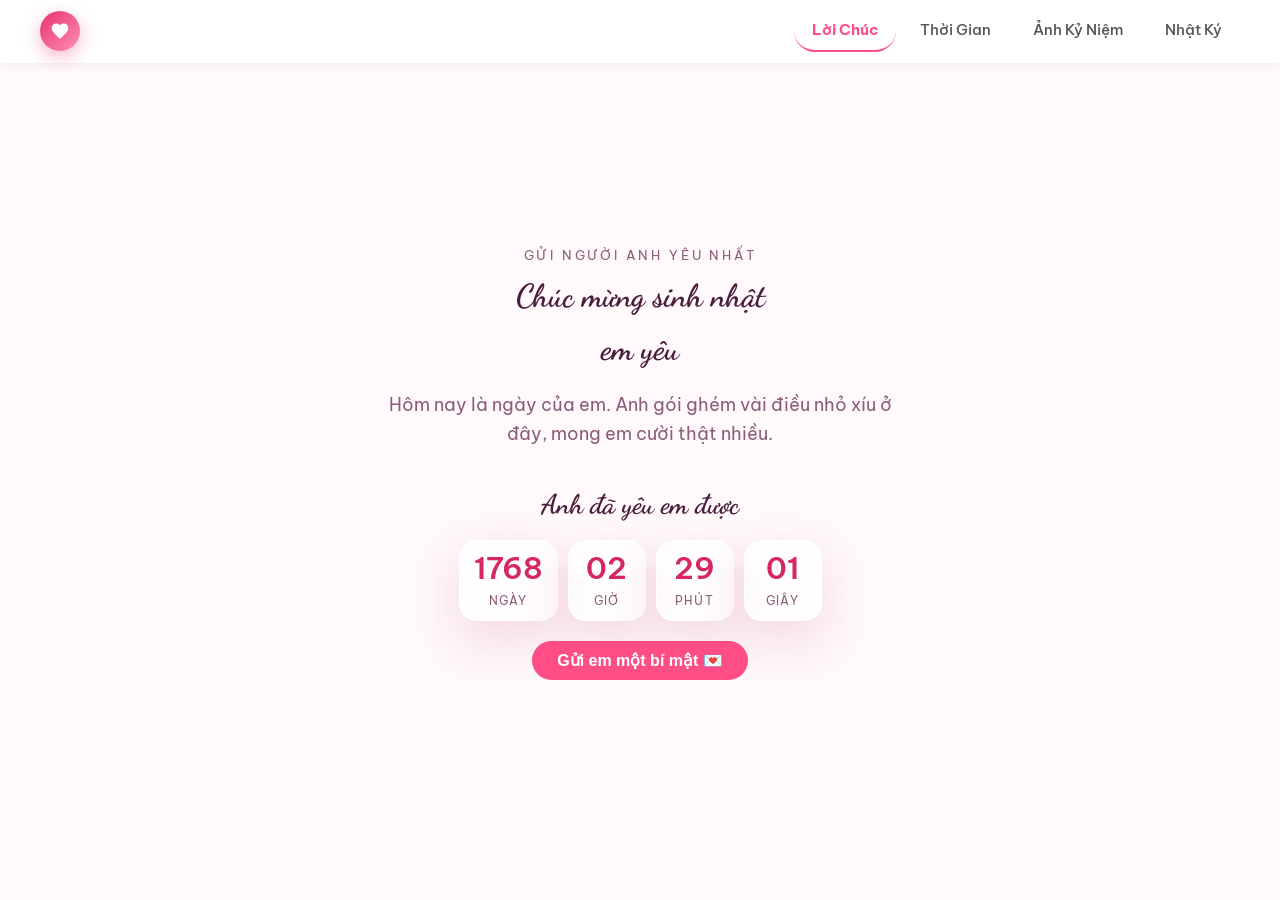
<file: index.html>
<!DOCTYPE html>
<html lang="vi">
<head>
    <meta charset="UTF-8" />
    <meta name="viewport" content="width=device-width, initial-scale=1.0, maximum-scale=1.0, user-scalable=no" />
    <meta name="description" content="Chúc mừng sinh nhật em yêu" />
    <meta name="theme-color" content="#ffe6f0" />
    
    <meta property="og:title" content="Happy Birthday Vợ Yêu ❤️" />
    <meta property="og:description" content="Hôm nay là ngày của em. Anh gói ghém vài điều nhỏ xíu ở đây, mong em cười thật nhiều." />
    <meta property="og:image" content="./img/avatar.jpg" />

    <link rel="icon" type="image/png" href="./img/CILKGax.png" />
    <title>Happy Birthday My Wife</title>
    
    <link rel="preconnect" href="https://fonts.googleapis.com" />
    <link rel="preconnect" href="https://fonts.gstatic.com" crossorigin />
    <link rel="stylesheet" href="https://fonts.googleapis.com/css2?family=Be+Vietnam+Pro:wght@400;500;600&family=Dancing+Script:wght@700&display=swap" />
    
    <link rel="stylesheet" href="./css/style.css" />
    <link rel="stylesheet" href="./css/home.css" />
    <link rel="stylesheet" href="./css/default.css" />
    <link rel="stylesheet" href="./css/gallery.css" />

    <style>
        /* =========================================
           BỘ CSS AN TOÀN & ĐỊNH DẠNG MỚI
           ========================================= */
        body, html { 
            margin: 0; padding: 0; 
            width: 100vw; max-width: 100%;
            overflow-x: hidden !important; 
            background: #fff9fb;
            font-family: 'Be Vietnam Pro', sans-serif;
        }

        .topbar {
            position: fixed !important; top: 0; left: 0; width: 100%; z-index: 9999;
            background: rgba(255, 255, 255, 0.95); box-shadow: 0 2px 10px rgba(0,0,0,0.05); box-sizing: border-box;
        }
        .menu a { color: #555 !important; font-weight: 500; }
        .menu a.active { color: #ff4d85 !important; font-weight: bold; border-bottom: 2px solid #ff4d85; }
        
        .page-section { 
            display: none !important; width: 100%; padding-top: 80px; 
            box-sizing: border-box; min-height: 100vh;
        }
        .page-section.active { display: block !important; animation: fadeInTab 0.5s ease forwards; }

        @keyframes fadeInTab {
            0% { opacity: 0; transform: translateY(10px); }
            100% { opacity: 1; transform: translateY(0); }
        }
        
        #home.active, #timeline.active {
            display: flex !important; flex-direction: column !important;
            align-items: center !important; justify-content: center !important; text-align: center;
        }

        #wrap { position: relative; margin: 0 auto; width: 1100px; height: 680px; }

        #gallery.active, #memory-box.active { display: block !important; padding-bottom: 100px; }
        .ghead { text-align: center; margin-bottom: 30px; }

        /* =========================================
           CSS TRỤC THỜI GIAN (TIMELINE) & POLAROID
           ========================================= */
        .timeline-container {
            max-width: 800px; margin: 0 auto; padding: 20px;
            border-left: 2px dashed #ffb3c6; /* Đường kẻ dọc */
            position: relative;
        }
        
        .timeline-item { position: relative; margin-bottom: 50px; padding-left: 30px; }
        
        /* Chấm tròn mốc thời gian */
        .timeline-item::before {
            content: ''; position: absolute; left: -8px; top: 0;
            width: 14px; height: 14px; background-color: #ff4d85;
            border-radius: 50%; box-shadow: 0 0 0 4px #fff9fb;
        }

        .timeline-year-badge {
            display: inline-block; background: #d6336c; color: white;
            padding: 4px 12px; border-radius: 15px; font-weight: bold;
            font-size: 14px; margin-bottom: 10px;
        }

        .timeline-title { font-family: 'Dancing Script', cursive; font-size: 32px; color: #555; margin: 0 0 10px 0; }
        .timeline-note { font-size: 15px; color: #777; margin-bottom: 20px; font-style: italic; }

        /* Lưới ảnh Polaroid */
        .polaroid-grid {
            display: flex; flex-wrap: wrap; gap: 15px;
            justify-content: flex-start;
        }

        .polaroid {
            background: white; padding: 10px 10px 20px 10px;
            box-shadow: 0 4px 15px rgba(0,0,0,0.1);
            border-radius: 4px; width: calc(50% - 20px); max-width: 250px;
            transition: transform 0.3s ease;
        }
        .polaroid img { width: 100%; height: auto; border-radius: 2px; display: block; }
        
        /* Xoay ảnh lộn xộn tự nhiên */
        .polaroid:nth-child(odd) { transform: rotate(-2deg); }
        .polaroid:nth-child(even) { transform: rotate(3deg); }
        .polaroid:hover { transform: scale(1.05) rotate(0deg); z-index: 10; position: relative; }

        /* CSS Màn hình nhỏ */
        @media (max-width: 600px) {
            .polaroid { width: 100%; max-width: 100%; }
            .timeline-container { margin-left: 15px; border-left: 2px dashed #ffb3c6; }
        }

        /* =========================================
           FORM TẢI ẢNH
           ========================================= */
        .upload-area {
            width: 90%; max-width: 500px; margin: 0 auto 30px; padding: 25px;
            border: 2px dashed #ff85a2; border-radius: 15px;
            background: #fff; text-align: center; box-shadow: 0 5px 15px rgba(0,0,0,0.05);
        }
        .upload-area input {
            width: 100%; box-sizing: border-box; padding: 12px; margin-bottom: 15px;
            border-radius: 8px; border: 1px solid #ffb3c6; font-family: inherit;
        }
        .upload-btn {
            background: #ff4d85; color: white; border: none; padding: 12px 20px;
            border-radius: 25px; cursor: pointer; font-weight: 600; width: 100%; font-size: 16px;
        }

        .manage-card { background: white; padding: 15px; border-radius: 15px; box-shadow: 0 5px 15px rgba(0,0,0,0.08); margin-bottom: 20px; text-align: left; }
        .manage-card h3 { color: #ff4d85; margin: 0 0 10px 0; }
        .del-btn { background: #fff0f5; border: 1px solid #ffb3c6; padding: 8px 15px; border-radius: 15px; color: #ff4d85; cursor: pointer; font-size: 13px; margin-top: 10px; }
    </style>
</head>
<body>
    <div class="sky" id="hearts" aria-hidden="true"></div>

    <header class="topbar">
        <a class="brand" href="#home" onclick="switchTab('home'); return false;" aria-label="Trang chủ">
            <svg width="20" height="20" viewBox="0 0 24 24"><path fill="currentColor" d="M12 21.35l-1.45-1.32C5.4 15.36 2 12.28 2 8.5 2 5.42 4.42 3 7.5 3c1.74 0 3.41.81 4.5 2.09C13.09 3.81 14.76 3 16.5 3 19.58 3 22 5.42 22 8.5c0 3.78-3.4 6.86-8.55 11.54L12 21.35z"/></svg>
        </a>
        <nav class="menu" aria-label="Điều hướng">
            <a href="#home" class="tab-link active" onclick="switchTab('home'); return false;">Lời Chúc</a>
            <a href="#timeline" class="tab-link" onclick="switchTab('timeline'); return false;">Thời Gian</a>
            <a href="#gallery" class="tab-link" onclick="switchTab('gallery'); return false;">Ảnh Kỷ Niệm</a>
            <a href="#memory-box" class="tab-link" onclick="switchTab('memory-box'); return false;">Nhật Ký</a>
        </nav>
    </header>

    <!-- PHẦN 1: TRANG CHỦ -->
    <main id="home" class="page-section active">
        <p class="eyebrow">Gửi người anh yêu nhất</p>
        <h1 class="script">Chúc mừng sinh nhật<br />em yêu</h1>
        <p class="lead">Hôm nay là ngày của em. Anh gói ghém vài điều nhỏ xíu ở đây, mong em cười thật nhiều.</p>
        
        <section class="together" aria-label="Thời gian bên nhau">
            <p class="together-label">Anh đã yêu em được</p>
            <div class="units" id="clockHome"></div>
        </section>

        <div style="margin-top: 20px; text-align: center;">
            <button class="upload-btn" style="width: auto; padding: 10px 25px;" onclick="showRandomNote()">Gửi em một bí mật 💌</button>
            <p id="random-note" style="margin-top: 15px; font-style: italic; color: #d6336c; font-weight: 600; min-height: 24px;"></p>
        </div>
    </main>

    <!-- PHẦN 2: TIMELINE CÂY TÌNH YÊU -->
    <section id="timeline" class="page-section">
        <div id="wrap">
            <div id="text">
                <div id="code">
                    <span class="lines">
                        <span class="say">Chúc mừng sinh nhật người con gái anh yêu</span><br>
                        <span class="say">Em có nhớ chúng ta yêu nhau được bao nhiêu ngày không?</span><br>
                        <span class="say">Anh thì nhớ rất rõ đấy.</span><br>
                        <span class="say"> </span><br>
                        <span class="say">Người ta nói bệnh nào cũng có thuốc chữa</span><br>
                        <span class="say">Anh đã không tin điều đó nữa đến khi anh gặp em</span><br>
                        <span class="say">Đó là căn bệnh hạnh phúc nhất mà anh may mắn được mắc phải</span><br>
                        <span class="say">Đó là bệnh yêu em quá nhiều</span><br>
                        <span class="say">Yêu em cho đến khi nào anh không còn tồn tại &lt;3</span><br>
                        <span class="say">Chúc em sinh nhật vui vẻ.</span><br>
                        <span class="say"> </span><br>
                        <span class="say"><span class="space"></span> -- Anh yêu Em --</span>
                    </span>
                </div>
            </div>
            <div id="clock-box">
                <span class="title">Thời gian anh đã yêu em</span>
                <div id="clock" class="units"></div>
            </div>
            <canvas id="canvas" width="1100" height="680" style="cursor: pointer;"></canvas>
        </div>
    </section>

    <!-- PHẦN 3: THƯ VIỆN ẢNH (TRỤC THỜI GIAN) -->
    <section id="gallery" class="page-section">
        <header class="ghead">
            <p class="eyebrow">Hành trình của chúng mình</p>
            <h1 class="script">Ảnh kỷ niệm</h1>
        </header>

        <!-- Trục thời gian sẽ hiển thị tại đây -->
        <div class="timeline-container" id="gallery-timeline">
            <!-- Nội dung render bằng JS -->
        </div>

        <footer style="margin-top: 50px; text-align: center; width: 100%; color: #888;">Làm bằng cả trái tim, dành tặng vợ yêu ❤️</footer>
    </section>

    <!-- PHẦN 4: HỘP NHẬT KÝ (TẢI NHIỀU ẢNH CÙNG LÚC) -->
    <section id="memory-box" class="page-section">
        <header class="ghead">
            <p class="eyebrow">Cùng nhau viết tiếp câu chuyện</p>
            <h1 class="script">Nhật Ký Tương Lai</h1>
            <p style="color: #666; text-align: center;">Tải nhiều ảnh cùng lúc cho từng mốc thời gian nhé.</p>
        </header>

        <div class="upload-area">
            <input type="number" id="mem-year" placeholder="Năm (VD: 2024)">
            <input type="text" id="mem-title" placeholder="Tiêu đề (VD: Kỷ niệm 1 năm ngày cưới)">
            <input type="text" id="mem-note" placeholder="Vài lời nhắn nhủ/ghi chú...">
            
            <!-- Đã thêm thuộc tính multiple để chọn nhiều ảnh -->
            <input type="file" id="mem-file" accept="image/*" multiple style="background: white;">
            
            <button class="upload-btn" onclick="saveMemory()">📸 Lưu Kỷ Niệm Lên Album</button>
        </div>

        <div style="max-width: 600px; margin: 0 auto;" id="memory-manage-board"></div>

        <footer style="margin-top: 50px; text-align: center; width: 100%; color: #888;">Làm bằng cả trái tim, dành tặng vợ yêu ❤️</footer>
    </section>

    <!-- Nhạc nền -->
    <audio id="player" loop preload="auto">
        <source src="./music/chucmungsinhnhat.mp3" type="audio/mpeg" />
    </audio>

    <!-- CÁC THƯ VIỆN & SCRIPT -->
    <script src="./js/jquery.min.js"></script>
    <script src="./js/jscex.min.js"></script>
    <script src="./js/jscex-parser.js"></script>
    <script src="./js/jscex-jit.js"></script>
    <script src="./js/jscex-builderbase.min.js"></script>
    <script src="./js/jscex-async.min.js"></script>
    <script src="./js/jscex-async-powerpack.min.js"></script>
    <script src="./js/config.js"></script>
    <script src="./js/functions.js" charset="utf-8"></script>
    <script src="./js/love.js" charset="utf-8"></script>
    
    <script src="./js/home.js" defer></script>

    <script>
        function scaleTimeline() {
            const wrap = document.getElementById('wrap');
            if (!wrap) return;
            const cWidth = window.innerWidth;
            const cHeight = window.innerHeight - 100; 
            const scaleX = cWidth / 1100;
            const scaleY = cHeight / 680;
            const scale = Math.min(scaleX, scaleY) * 0.95; 
            
            wrap.style.transform = `scale(${scale})`;
            wrap.style.transformOrigin = 'center center';
        }
        window.addEventListener('resize', scaleTimeline);

        function switchTab(tabId) {
            document.querySelectorAll('.page-section').forEach(sec => sec.classList.remove('active'));
            document.querySelectorAll('.tab-link').forEach(link => link.classList.remove('active'));
            const targetSection = document.getElementById(tabId);
            if (targetSection) targetSection.classList.add('active');
            const targetMenu = document.querySelector(`a[href="#${tabId}"].tab-link`);
            if (targetMenu) targetMenu.classList.add('active');

            if (tabId === 'timeline') {
                scaleTimeline(); 
                if (typeof window.startTreeAnimation === 'function') {
                    window.startTreeAnimation();
                }
            }
        }

        var audio = document.getElementById("player");
        window.addEventListener('click', function() { if (audio.paused) audio.play(); }, { once: true });

        const loveNotes = [
            "Cảm ơn em vì đã đến bên đời anh.",
            "Nụ cười của em là món quà lớn nhất.",
            "Yêu em hôm nay và mãi mãi về sau."
        ];
        function showRandomNote() {
            const randomIndex = Math.floor(Math.random() * loveNotes.length);
            document.getElementById("random-note").innerText = loveNotes[randomIndex];
        }

        // --- HÀM XỬ LÝ LƯU TỪNG ẢNH BẰNG PROMISE ---
        function compressImage(file) {
            return new Promise((resolve) => {
                const reader = new FileReader();
                reader.onload = function(e) {
                    const img = new Image();
                    img.onload = function() {
                        const canvas = document.createElement('canvas');
                        const MAX_WIDTH = 500; // Nén mạnh hơn để chứa được nhiều ảnh
                        const scaleSize = MAX_WIDTH / img.width;
                        canvas.width = MAX_WIDTH;
                        canvas.height = img.height * scaleSize;
                        const ctx = canvas.getContext('2d');
                        ctx.drawImage(img, 0, 0, canvas.width, canvas.height);
                        resolve(canvas.toDataURL('image/jpeg', 0.6)); 
                    };
                    img.src = e.target.result;
                };
                reader.readAsDataURL(file);
            });
        }

        async function saveMemory() {
            const year = document.getElementById('mem-year').value;
            const title = document.getElementById('mem-title').value || `Kỷ niệm năm ${year}`;
            const note = document.getElementById('mem-note').value;
            const fileInput = document.getElementById('mem-file');

            if (!year || fileInput.files.length === 0) {
                alert('Vợ ơi, nhập đủ năm và chọn ít nhất 1 ảnh nhé! ❤️'); return;
            }

            let newImages = [];
            // Chạy vòng lặp để xử lý tất cả ảnh đã chọn
            for (let i = 0; i < fileInput.files.length; i++) {
                const base64 = await compressImage(fileInput.files[i]);
                newImages.push(base64);
            }

            // Dùng localStorage với key mới để hỗ trợ cấu trúc nhiều ảnh (Array)
            let memories = JSON.parse(localStorage.getItem('birthday_memories_v2') || '[]');
            
            // Tìm xem năm đó đã có chưa
            let existingMemoryIndex = memories.findIndex(m => m.year == year);
            if (existingMemoryIndex > -1) {
                // Nếu có rồi thì gộp thêm ảnh vào
                memories[existingMemoryIndex].images.push(...newImages);
                if (title !== `Kỷ niệm năm ${year}`) memories[existingMemoryIndex].title = title;
                if (note) memories[existingMemoryIndex].note = note;
            } else {
                // Chưa có thì tạo mốc thời gian mới
                memories.push({ id: Date.now(), year: year, title: title, note: note, images: newImages });
            }
            
            // Sắp xếp năm mới nhất lên đầu
            memories.sort((a, b) => b.year - a.year);

            try {
                localStorage.setItem('birthday_memories_v2', JSON.stringify(memories));
                renderMemories();
                
                // Xóa form
                document.getElementById('mem-year').value = '';
                document.getElementById('mem-title').value = '';
                document.getElementById('mem-note').value = '';
                fileInput.value = '';
                alert("Tải lên thành công! Vào tab Ảnh Kỷ Niệm để xem trục thời gian nhé.");
            } catch (e) {
                alert("Bộ nhớ trình duyệt đã đầy do tải quá nhiều ảnh! Hãy xóa bớt các mốc cũ.");
            }
        }

        // Tạo Data mặc định nếu chưa có gì (Để giao diện trông đẹp ngay từ đầu)
        function initDefaultData() {
            let memories = JSON.parse(localStorage.getItem('birthday_memories_v2') || '[]');
            if(memories.length === 0) {
                memories = [
                    {
                        id: 1, year: "2023", title: "Năm đầu tiên anh chính thức được gọi em là Vợ", note: "Những ngày tháng hạnh phúc nhất...",
                        images: ["./img/1a.jpg", "./img/2a.jpg", "./img/3a.jpg"]
                    },
                    {
                        id: 2, year: "2022", title: "Những chuyến đi của chúng mình", note: "Thanh xuân có em là điều tuyệt vời nhất.",
                        images: ["./img/4a.jpg", "./img/5a.jpg", "./img/6a.jpg"]
                    }
                ];
                localStorage.setItem('birthday_memories_v2', JSON.stringify(memories));
            }
        }

        function renderMemories() {
            const timelineContainer = document.getElementById('gallery-timeline');
            const manageBoard = document.getElementById('memory-manage-board');
            let memories = JSON.parse(localStorage.getItem('birthday_memories_v2') || '[]');
            
            timelineContainer.innerHTML = '';
            manageBoard.innerHTML = '';

            memories.forEach((mem) => {
                // 1. Tạo HTML cho Lưới Ảnh Polaroid
                let polaroidHtml = '';
                mem.images.forEach(imgSrc => {
                    polaroidHtml += `<div class="polaroid"><img src="${imgSrc}" loading="lazy" /></div>`;
                });

                // 2. Render vào Trục Thời Gian (Tab Ảnh Kỷ Niệm)
                timelineContainer.innerHTML += `
                    <div class="timeline-item">
                        <div class="timeline-year-badge">${mem.year}</div>
                        <h3 class="timeline-title">${mem.title}</h3>
                        ${mem.note ? `<p class="timeline-note">${mem.note}</p>` : ''}
                        <div class="polaroid-grid">
                            ${polaroidHtml}
                        </div>
                    </div>
                `;

                // 3. Render vào Tab Nhật Ký (Để Quản lý / Xóa)
                manageBoard.innerHTML += `
                    <div class="manage-card">
                        <h3>Mốc năm: ${mem.year} - ${mem.images.length} bức ảnh</h3>
                        <p style="margin-top:0;"><strong>Tiêu đề:</strong> ${mem.title}</p>
                        <button class="del-btn" onclick="deleteMemory(${mem.id})">Xóa toàn bộ mốc ${mem.year}</button>
                    </div>
                `;
            });
        }

        function deleteMemory(id) {
            if(confirm('Chắc chắn muốn xóa mốc thời gian này? (Toàn bộ ảnh trong năm sẽ bị xóa)')) {
                let memories = JSON.parse(localStorage.getItem('birthday_memories_v2') || '[]');
                memories = memories.filter(m => m.id !== id);
                localStorage.setItem('birthday_memories_v2', JSON.stringify(memories));
                renderMemories();
            }
        }

        window.addEventListener('DOMContentLoaded', () => {
            initDefaultData();
            renderMemories();
        });

        // Vẽ cây
        (function(){
            var canvas = $('#canvas');
            if (!canvas[0].getContext) return false;
            var width = canvas.width(), height = canvas.height();
            canvas.attr("width", width).attr("height", height);
            
            var opts = {
                seed: { x: width / 2 - 20, color: "rgb(232, 51, 111)", scale: 2 },
                branch: [
                    [535, 680, 570, 250, 500, 200, 30, 100, [
                        [540, 500, 455, 417, 340, 400, 13, 100, [ [450, 435, 434, 430, 394, 395, 2, 40] ]],
                        [550, 445, 600, 356, 680, 345, 12, 100, [ [578, 400, 648, 409, 661, 426, 3, 80] ]],
                        [539, 281, 537, 248, 534, 217, 3, 40],
                        [546, 397, 413, 247, 328, 244, 9, 80, [
                            [427, 286, 383, 253, 371, 205, 2, 40],
                            [498, 345, 435, 315, 395, 330, 4, 60]
                        ]],
                        [546, 357, 608, 252, 678, 221, 6, 100, [ [590, 293, 646, 277, 648, 271, 2, 80] ]]
                    ]]
                ],
                bloom: { num: 900, width: 1080, height: 650 },
                footer: { width: 1200, height: 5, speed: 10 }
            }
            var tree = new Tree(canvas[0], width, height, opts);
            var seed = tree.seed; var foot = tree.footer; var hold = 1;

            var seedAnimate = eval(Jscex.compile("async", function () {
                seed.draw();
                while (hold) { seed.pulse(); $await(Jscex.Async.sleep(30)); }
                while (seed.canScale()) { seed.scale(0.95); $await(Jscex.Async.sleep(10)); }
                while (seed.canMove()) { seed.move(0, 2); foot.draw(); $await(Jscex.Async.sleep(10)); }
            }));
            var growAnimate = eval(Jscex.compile("async", function () {
                do { tree.grow(); $await(Jscex.Async.sleep(10)); } while (tree.canGrow());
            }));
            var flowAnimate = eval(Jscex.compile("async", function () {
                do { tree.flower(3); $await(Jscex.Async.sleep(10)); } while (tree.canFlower());
            }));
            var moveAnimate = eval(Jscex.compile("async", function () {
                tree.snapshot("p1", 240, 0, 610, 680);
                while (tree.move("p1", 500, 0)) { foot.draw(); $await(Jscex.Async.sleep(10)); }
                foot.draw(); tree.snapshot("p2", 500, 0, 610, 680);
                canvas.parent().css("background", "url(" + tree.toDataURL('image/png') + ")").addClass("grown");
                canvas.css("background", "rgba(255, 255, 255, 0.55)");
                $await(Jscex.Async.sleep(300)); canvas.css("background", "none");
            }));
            var jumpAnimate = eval(Jscex.compile("async", function () {
                while (true) {
                    tree.ctx.clearRect(0, 0, width, height); tree.jump(); foot.draw();
                    $await(Jscex.Async.sleep(25));
                }
            }));
            var textAnimate = eval(Jscex.compile("async", function () {
                var together = LOVE_START; 
                $("#code").show().typewriter(); $("#clock-box").fadeIn(500);
                while (true) { timeElapse(together); $await(Jscex.Async.sleep(1000)); }
            }));
            var runAsync = eval(Jscex.compile("async", function () {
                $await(seedAnimate()); $await(growAnimate()); $await(flowAnimate());
                $await(moveAnimate()); textAnimate().start(); $await(jumpAnimate());
            }));

            window.isTreeAnimated = false;
            window.startTreeAnimation = function() {
                if (!window.isTreeAnimated) {
                    hold = 0; runAsync().start(); window.isTreeAnimated = true;
                }
            };
        })();
    </script>
</body>
</html>
</file>
<file: css/style.css>
/* ===== Giao diện dùng chung cho cả 3 trang ===== */
:root {
    --ink: #4a1d3d;
    --muted: #8b5d7a;
    --pink: #e8336f;
    --pink-deep: #d6285f;
    --rose: #ff8fb3;
    --gold: #ffb066;
    --lilac: #c9a7ff;
    --glass: rgba(255, 255, 255, 0.66);
    --glass-line: rgba(255, 255, 255, 0.85);
    --shadow: 0 18px 50px rgba(190, 60, 120, 0.18);
    --font: "Be Vietnam Pro", system-ui, -apple-system, "Segoe UI", sans-serif;
    --script: "Dancing Script", "Segoe Script", "Brush Script MT", cursive;
}

*,
*::before,
*::after {
    box-sizing: border-box;
}

html {
    scroll-behavior: smooth;
}

body {
    margin: 0;
    font-family: var(--font);
    color: var(--ink);
    line-height: 1.65;
    background-color: #ffeaf2;
    background-image: radial-gradient(900px 520px at 8% 0%, #ffd3e6 0, transparent 62%),
        radial-gradient(800px 600px at 100% 15%, #e6d8ff 0, transparent 58%),
        radial-gradient(700px 500px at 50% 100%, #ffe2c8 0, transparent 60%),
        linear-gradient(180deg, #fff5f9, #ffe6f0 55%, #f4e9ff);
    background-attachment: fixed;
    -webkit-font-smoothing: antialiased;
}

h1,
h2 {
    margin: 0;
    text-wrap: balance;
}

a {
    color: inherit;
    text-decoration: none;
}

:focus-visible {
    outline: 3px solid var(--pink);
    outline-offset: 3px;
}

.script {
    font-family: var(--script);
    font-weight: 700;
}

/* ----- Thanh menu ----- */
.topbar {
    position: sticky;
    top: 0;
    z-index: 30;
    display: flex;
    align-items: center;
    justify-content: space-between;
    gap: 12px;
    flex-wrap: wrap;
    padding: 10px clamp(14px, 4vw, 40px);
    background: rgba(255, 245, 250, 0.72);
    backdrop-filter: blur(14px);
    -webkit-backdrop-filter: blur(14px);
    border-bottom: 1px solid var(--glass-line);
}

.brand {
    display: inline-flex;
    align-items: center;
    justify-content: center;
    width: 40px;
    height: 40px;
    border-radius: 50%;
    color: #fff;
    background: linear-gradient(135deg, var(--pink), var(--rose));
    box-shadow: 0 6px 18px rgba(232, 51, 111, 0.35);
}

.menu {
    display: flex;
    gap: 6px;
    flex-wrap: wrap;
}

.menu a {
    padding: 8px 18px;
    border-radius: 999px;
    font-size: 0.92rem;
    font-weight: 500;
    color: var(--muted);
    transition: background 0.25s, color 0.25s, transform 0.25s;
}

.menu a:hover {
    color: var(--pink-deep);
    background: rgba(255, 255, 255, 0.85);
}

.menu a[aria-current="page"] {
    color: #fff;
    background: linear-gradient(135deg, var(--pink), #ff6b9a);
    box-shadow: 0 6px 16px rgba(232, 51, 111, 0.3);
}

/* ----- Nút ----- */
.btn {
    display: inline-flex;
    align-items: center;
    justify-content: center;
    gap: 8px;
    padding: 14px 30px;
    border-radius: 999px;
    font: 600 1rem var(--font);
    cursor: pointer;
    border: 0;
    transition: transform 0.25s, box-shadow 0.25s;
}

.btn:hover {
    transform: translateY(-2px);
}

.btn.primary {
    color: #fff;
    background: linear-gradient(135deg, var(--pink-deep), #ff6b9a);
    box-shadow: 0 12px 30px rgba(232, 51, 111, 0.38);
}

.btn.ghost {
    color: var(--pink-deep);
    background: rgba(255, 255, 255, 0.78);
    box-shadow: inset 0 0 0 2px rgba(232, 51, 111, 0.28);
}

/* ----- Đồng hồ ngày bên nhau (dùng ở trang chủ và trang cây) ----- */
.units {
    display: flex;
    gap: 10px;
    flex-wrap: wrap;
}

.unit {
    min-width: 78px;
    padding: 10px 14px 8px;
    text-align: center;
    border-radius: 18px;
    background: var(--glass);
    border: 1px solid var(--glass-line);
    box-shadow: var(--shadow);
}

.unit b {
    display: block;
    font-size: 1.9rem;
    line-height: 1.15;
    font-weight: 600;
    color: var(--pink-deep);
    font-variant-numeric: tabular-nums;
}

.unit span {
    font-size: 0.72rem;
    letter-spacing: 0.1em;
    text-transform: uppercase;
    color: var(--muted);
}

/* ----- Nút bật/tắt nhạc ----- */
.music-btn {
    position: fixed;
    right: 18px;
    bottom: 18px;
    z-index: 40;
    width: 52px;
    height: 52px;
    display: grid;
    place-items: center;
    border: 0;
    border-radius: 50%;
    cursor: pointer;
    color: #fff;
    background: linear-gradient(135deg, var(--pink-deep), #ff6b9a);
    box-shadow: 0 10px 26px rgba(232, 51, 111, 0.45);
    transition: transform 0.25s;
}

.music-btn:hover {
    transform: scale(1.08);
}

.music-btn .bars {
    display: none;
}

.music-btn.on .note {
    display: none;
}

.music-btn.on .bars {
    display: flex;
    gap: 3px;
    align-items: flex-end;
    height: 18px;
}

.music-btn .bars i {
    width: 4px;
    border-radius: 2px;
    background: #fff;
    animation: eq 0.9s ease-in-out infinite;
}

.music-btn .bars i:nth-child(2) {
    animation-delay: 0.2s;
}

.music-btn .bars i:nth-child(3) {
    animation-delay: 0.4s;
}

@keyframes eq {
    0%,
    100% {
        height: 5px;
    }
    50% {
        height: 18px;
    }
}

.foot {
    padding: 28px 16px 90px;
    text-align: center;
    font-size: 0.9rem;
    color: var(--muted);
}

@media (max-width: 640px) {
    .topbar {
        justify-content: center;
    }
    .brand {
        display: none;
    }
    .menu a {
        padding: 7px 13px;
        font-size: 0.85rem;
    }
}

@media (prefers-reduced-motion: reduce) {
    *,
    *::before,
    *::after {
        animation: none !important;
        transition: none !important;
        scroll-behavior: auto !important;
    }
}
</file>
<file: css/home.css>
/* ===== Trang chủ ===== */
.sky {
    position: fixed;
    inset: 0;
    z-index: 0;
    overflow: hidden;
    pointer-events: none;
}

.sky .heart {
    position: absolute;
    bottom: -40px;
    opacity: 0;
    animation: rise linear forwards;
    will-change: transform, opacity;
}

@keyframes rise {
    0% {
        transform: translate3d(0, 0, 0) rotate(0deg) scale(0.7);
        opacity: 0;
    }
    12% {
        opacity: 0.75;
    }
    100% {
        transform: translate3d(var(--dx), -115vh, 0) rotate(var(--rot)) scale(1.1);
        opacity: 0;
    }
}

.hero {
    position: relative;
    z-index: 1;
    display: flex;
    flex-direction: column;
    align-items: center;
    max-width: 760px;
    margin: 0 auto;
    padding: clamp(32px, 7vh, 72px) 20px 24px;
    text-align: center;
}

/* Ảnh đại diện với vòng màu xoay nhẹ */
.avatar {
    position: relative;
    width: min(56vw, 230px);
    height: min(56vw, 230px);
    flex: none;
    margin-bottom: 30px;
}

.avatar::before {
    content: "";
    position: absolute;
    inset: -9px;
    border-radius: 50%;
    background: conic-gradient(from 0deg, #e8336f, #ffb066, #ff8fb3, #c9a7ff, #e8336f);
    animation: spin 9s linear infinite;
    filter: blur(0.3px);
}

.avatar::after {
    content: "";
    position: absolute;
    inset: -30px;
    border-radius: 50%;
    background: radial-gradient(circle, rgba(255, 143, 179, 0.35), transparent 68%);
    z-index: -1;
}

.avatar img {
    position: absolute;
    inset: 0;
    width: 100%;
    height: 100%;
    object-fit: cover;
    object-position: center 20%;
    border-radius: 50%;
    border: 6px solid #fff;
    background: #ffd6e6;
}

@keyframes spin {
    to {
        transform: rotate(360deg);
    }
}

.eyebrow {
    margin: 0 0 6px;
    font-size: 0.8rem;
    letter-spacing: 0.22em;
    text-transform: uppercase;
    color: var(--muted);
}

.hero h1 {
    font-size: clamp(2.9rem, 11vw, 5rem);
    line-height: 1.08;
    padding-bottom: 6px;
    background: linear-gradient(100deg, #e8336f 10%, #ff6b9a 50%, #ff9a5c 95%);
    -webkit-background-clip: text;
    background-clip: text;
    color: transparent;
}

.lead {
    max-width: 30em;
    margin: 14px 0 0;
    font-size: clamp(1rem, 2.6vw, 1.12rem);
    color: var(--muted);
}

.together {
    margin-top: 34px;
    display: flex;
    flex-direction: column;
    align-items: center;
    gap: 12px;
}

.together-label {
    margin: 0;
    font-family: var(--script);
    font-weight: 700;
    font-size: 1.7rem;
    color: var(--ink);
}

.together .units {
    justify-content: center;
}

.cta {
    margin-top: 34px;
    display: flex;
    flex-wrap: wrap;
    gap: 12px;
    justify-content: center;
}

@media (max-width: 480px) {
    .unit {
        min-width: 70px;
        padding: 8px 10px 6px;
    }
    .unit b {
        font-size: 1.6rem;
    }
}
</file>
<file: css/default.css>
/* ===== Trang cây thời gian =====
   Khung vẽ cây cố định 1100x680 nên không đổi kích thước ở đây. */
body {
    overflow: auto;
}
#main {
    width: 100%;
}
#wrap {
    position: relative;
    margin: 0 auto;
    width: 1100px;
    height: 680px;
    margin-top: 6px;
}
#text {
    width: 440px;
    height: 480px;
    left: 60px;
    top: 36px;
    position: absolute;
}
#code {
    display: none;
    width: 460px;
    font-family: var(--script);
    font-weight: 700;
    font-size: 21px;
    line-height: 1.55;
    color: #6b2350;
    text-shadow: 0 1px 0 rgba(255, 255, 255, 0.8);
}
#code .lines {
    color: inherit;
}
#clock-box {
    position: absolute;
    left: 60px;
    top: 532px;
    display: none;
}
#clock-box .title {
    display: block;
    margin-bottom: 8px;
    font-family: var(--script);
    font-weight: 700;
    font-size: 26px;
    color: var(--ink);
}
#clock .unit {
    min-width: 84px;
}
#clock .unit b {
    font-size: 2.1rem;
}
#canvas {
    margin: 0 auto;
    width: 1100px;
    height: 680px;
}
#error {
    margin: 0 auto;
    text-align: center;
    margin-top: 60px;
    display: none;
}
.hand {
    cursor: pointer;
}
.space {
    margin-right: 120px;
}

/* Ánh sáng quanh tán cây và bóng mềm dưới gốc, hiện ra khi cây nở xong */
#wrap::before,
#wrap::after {
    content: "";
    position: absolute;
    z-index: -1;
    pointer-events: none;
    opacity: 0;
    transition: opacity 2.4s ease, transform 2.4s ease;
}
#wrap::before {
    left: 440px;
    top: -30px;
    width: 720px;
    height: 640px;
    border-radius: 50%;
    background: radial-gradient(closest-side, rgba(255, 112, 160, 0.5), rgba(255, 176, 102, 0.2) 55%, transparent 78%);
    filter: blur(8px);
    transform: scale(0.85);
}
#wrap::after {
    left: 520px;
    top: 650px;
    width: 560px;
    height: 36px;
    border-radius: 50%;
    background: radial-gradient(closest-side, rgba(150, 60, 100, 0.28), transparent);
}
#wrap.grown::before {
    opacity: 1;
    transform: none;
    animation: breathe 5s ease-in-out 2.4s infinite;
}
#wrap.grown::after {
    opacity: 1;
}
@keyframes breathe {
    50% {
        transform: scale(1.05);
        opacity: 0.82;
    }
}
</file>
<file: css/gallery.css>
/* ===== Trang ảnh kỷ niệm ===== */
.gwrap {
    max-width: 1240px;
    margin: 0 auto;
    padding: clamp(28px, 6vh, 56px) clamp(14px, 3vw, 28px) 0;
}

.ghead {
    text-align: center;
    margin-bottom: clamp(24px, 5vh, 44px);
}

.eyebrow {
    margin: 0 0 4px;
    font-size: 0.8rem;
    letter-spacing: 0.22em;
    text-transform: uppercase;
    color: var(--muted);
}

.ghead h1 {
    font-size: clamp(3rem, 10vw, 4.6rem);
    line-height: 1.1;
    background: linear-gradient(100deg, #e8336f 10%, #ff6b9a 55%, #ff9a5c 95%);
    -webkit-background-clip: text;
    background-clip: text;
    color: transparent;
}

.count {
    margin: 8px 0 0;
    color: var(--muted);
}

/* Lưới ảnh: ảnh nào cao thấp thế nào cũng xếp khít */
.masonry {
    column-width: 250px;
    column-gap: 18px;
}

.shot {
    margin: 0 0 18px;
    break-inside: avoid;
}

.shot-btn {
    display: block;
    width: 100%;
    padding: 8px;
    border: 0;
    border-radius: 22px;
    background: #fff;
    box-shadow: 0 10px 30px rgba(190, 60, 120, 0.16);
    cursor: zoom-in;
    transition: transform 0.35s ease, box-shadow 0.35s ease;
}

.shot-btn:hover {
    transform: translateY(-5px) rotate(-0.6deg);
    box-shadow: 0 20px 44px rgba(190, 60, 120, 0.28);
}

.shot:nth-child(even) .shot-btn:hover {
    transform: translateY(-5px) rotate(0.6deg);
}

.shot img {
    display: block;
    width: 100%;
    height: auto;
    border-radius: 15px;
    background: #f8d9e7;
}

/* Khung xem ảnh lớn */
.lb {
    position: fixed;
    inset: 0;
    z-index: 60;
    display: flex;
    align-items: center;
    justify-content: center;
    padding: 16px;
    background: rgba(40, 12, 32, 0.86);
    backdrop-filter: blur(8px);
    -webkit-backdrop-filter: blur(8px);
}

.lb[hidden] {
    display: none;
}

.lb-img {
    max-width: min(94vw, 1100px);
    max-height: 86vh;
    border-radius: 14px;
    border: 6px solid #fff;
    box-shadow: 0 24px 80px rgba(0, 0, 0, 0.55);
    animation: pop 0.3s ease;
}

@keyframes pop {
    from {
        opacity: 0;
        transform: scale(0.96);
    }
    to {
        opacity: 1;
        transform: none;
    }
}

.lb button {
    position: absolute;
    display: grid;
    place-items: center;
    width: 48px;
    height: 48px;
    border: 0;
    border-radius: 50%;
    font-size: 1.9rem;
    line-height: 1;
    color: #fff;
    background: rgba(255, 255, 255, 0.16);
    cursor: pointer;
    transition: background 0.2s;
}

.lb button:hover {
    background: var(--pink);
}

.lb-x {
    top: 16px;
    right: 16px;
}

.lb-prev {
    left: 14px;
    top: 50%;
    transform: translateY(-50%);
}

.lb-next {
    right: 14px;
    top: 50%;
    transform: translateY(-50%);
}

.lb-count {
    position: absolute;
    bottom: 16px;
    margin: 0;
    font-size: 0.9rem;
    color: rgba(255, 255, 255, 0.8);
}

@media (max-width: 520px) {
    .masonry {
        column-width: 150px;
        column-gap: 12px;
    }
    .shot {
        margin-bottom: 12px;
    }
    .shot-btn {
        padding: 5px;
        border-radius: 16px;
    }
    .shot img {
        border-radius: 11px;
    }
}
</file>
